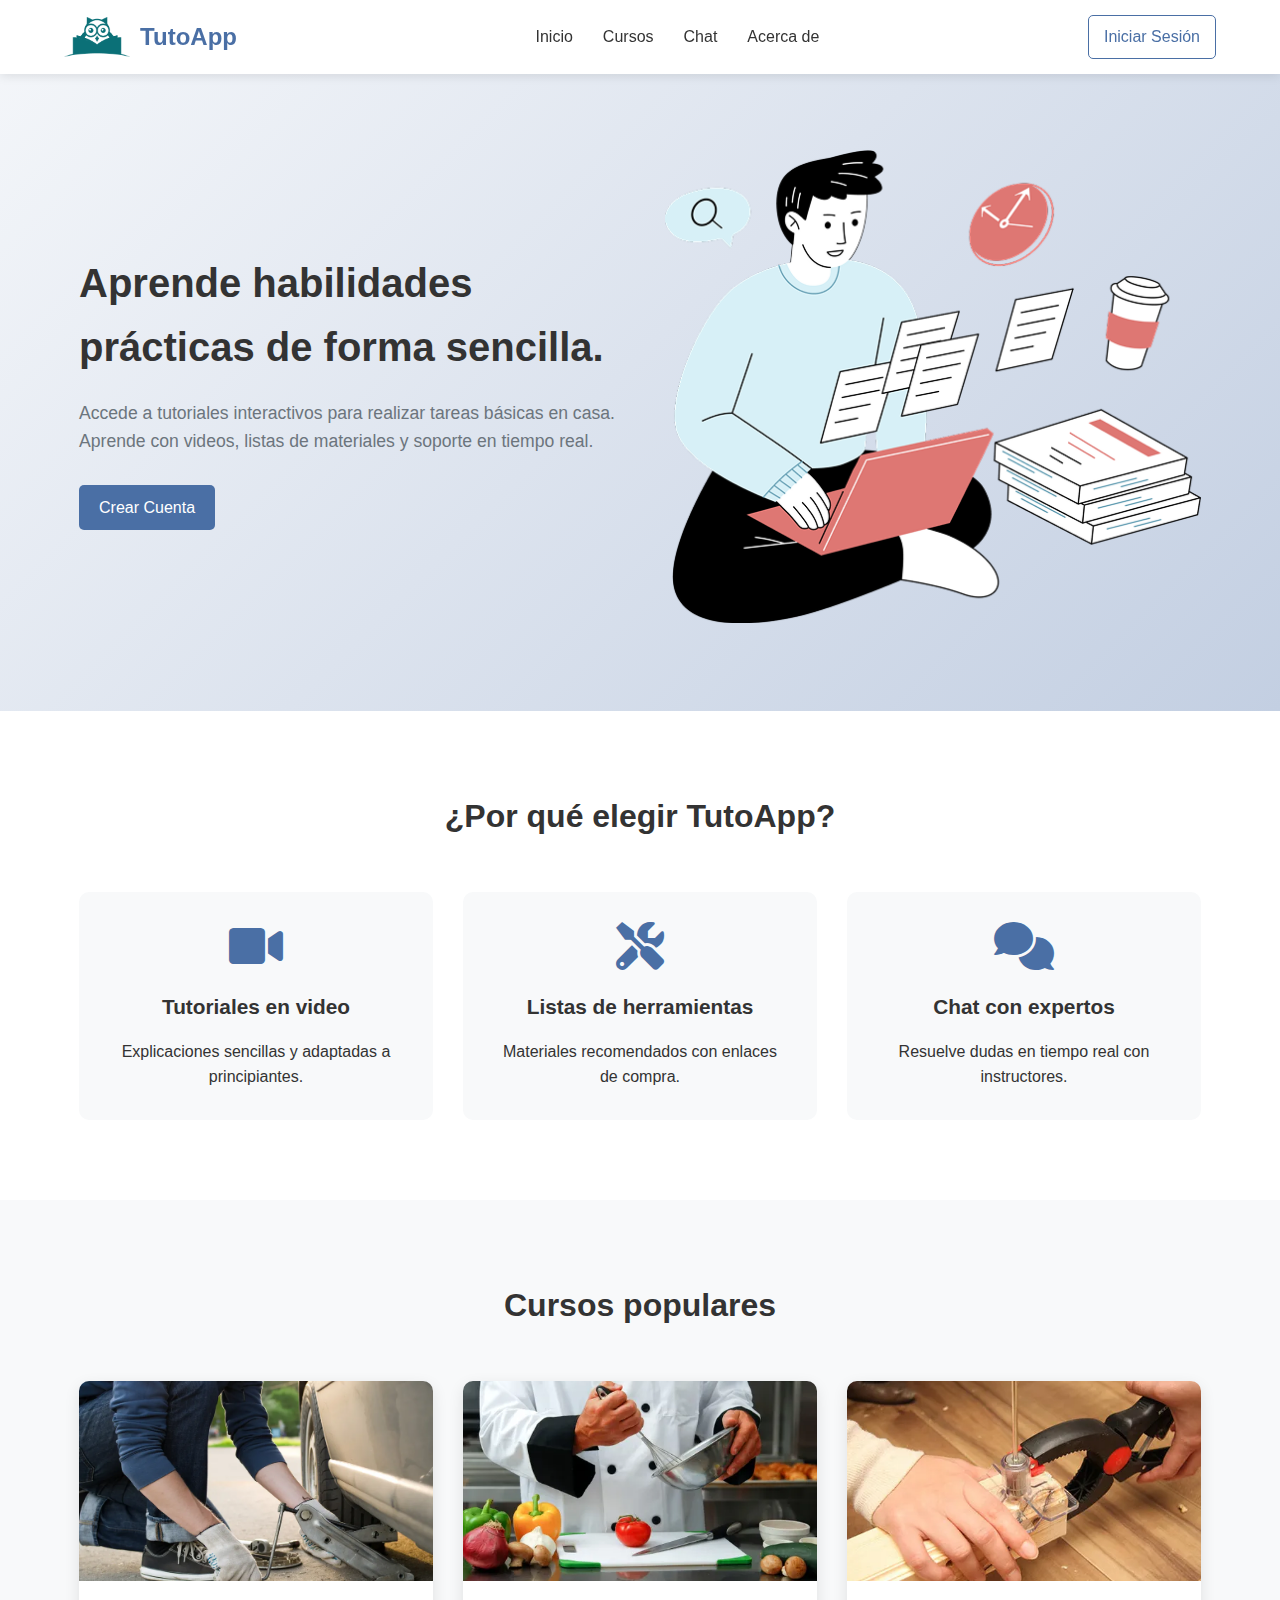
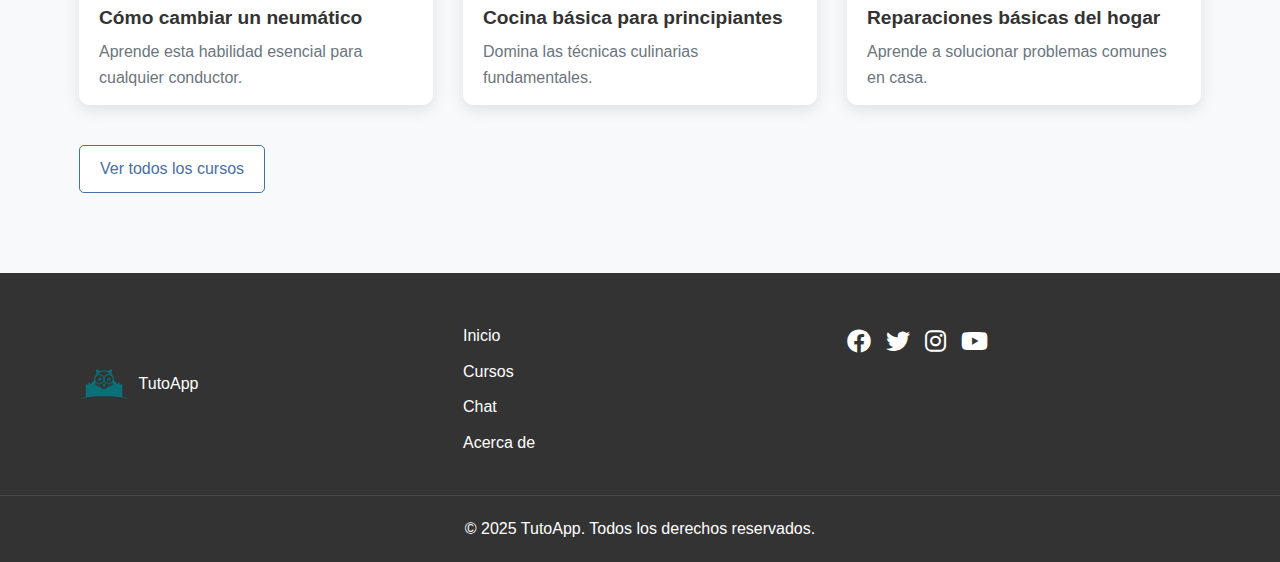
<file: index.html>
<!DOCTYPE html>
<html lang="es">
<head>
    <meta charset="UTF-8">
    <meta name="viewport" content="width=device-width, initial-scale=1.0">
    <title>TutoApp - Aprende habilidades prácticas</title>
    <link rel="stylesheet" href="css/styles.css">
    <link rel="stylesheet" href="https://cdnjs.cloudflare.com/ajax/libs/font-awesome/6.0.0-beta3/css/all.min.css">
</head>
<body>
    <header>
        <div class="container">
            <a href="index.html" class="logo">
                <img src="img/logo.png" alt="TutoApp Logo">
                <span>TutoApp</span>
            </a>
            <nav>
                <ul>
                    <li><a href="index.html">Inicio</a></li>
                    <li><a href="cursos.html">Cursos</a></li>
                    <li><a href="chat.html">Chat</a></li>
                    <li><a href="acerca.html">Acerca de</a></li>
                </ul>
            </nav>
            <a href="#" class="btn login-btn">Iniciar Sesión</a>
        </div>
    </header>

    <section class="hero">
        <div class="container">
            <div class="hero-content">
                <h1>Aprende habilidades prácticas de forma sencilla.</h1>
                <p>Accede a tutoriales interactivos para realizar tareas básicas en casa. Aprende con videos, listas de materiales y soporte en tiempo real.</p>
                <a href="#" class="btn primary-btn">Crear Cuenta</a>
            </div>
            <div class="hero-image">
                <img src="img/hero.jpg" alt="Persona aprendiendo habilidades prácticas">
            </div>
        </div>
    </section>

    <section class="features">
        <div class="container">
            <h2>¿Por qué elegir TutoApp?</h2>
            <div class="features-grid">
                <div class="feature-card">
                    <i class="fas fa-video"></i>
                    <h3>Tutoriales en video</h3>
                    <p>Explicaciones sencillas y adaptadas a principiantes.</p>
                </div>
                <div class="feature-card">
                    <i class="fas fa-tools"></i>
                    <h3>Listas de herramientas</h3>
                    <p>Materiales recomendados con enlaces de compra.</p>
                </div>
                <div class="feature-card">
                    <i class="fas fa-comments"></i>
                    <h3>Chat con expertos</h3>
                    <p>Resuelve dudas en tiempo real con instructores.</p>
                </div>
            </div>
        </div>
    </section>

    <section class="popular-courses">
        <div class="container">
            <h2>Cursos populares</h2>
            <div class="courses-grid">
                <a href="curso.html" class="course-card">
                    <img src="img/neumatico.jpg" alt="Cómo cambiar un neumático">
                    <h3>Cómo cambiar un neumático</h3>
                    <p>Aprende esta habilidad esencial para cualquier conductor.</p>
                </a>
                <a href="#" class="course-card">
                    <img src="img/cocina.jpg" alt="Cocina básica para principiantes">
                    <h3>Cocina básica para principiantes</h3>
                    <p>Domina las técnicas culinarias fundamentales.</p>
                </a>
                <a href="#" class="course-card">
                    <img src="img/bricolaje.jpg" alt="Reparaciones básicas del hogar">
                    <h3>Reparaciones básicas del hogar</h3>
                    <p>Aprende a solucionar problemas comunes en casa.</p>
                </a>
            </div>
            <a href="cursos.html" class="btn secondary-btn">Ver todos los cursos</a>
        </div>
    </section>

    <footer>
        <div class="container">
            <div class="footer-logo">
                <img src="img/logo.png" alt="TutoApp Logo">
                <span>TutoApp</span>
            </div>
            <div class="footer-links">
                <ul>
                    <li><a href="index.html">Inicio</a></li>
                    <li><a href="cursos.html">Cursos</a></li>
                    <li><a href="chat.html">Chat</a></li>
                    <li><a href="acerca.html">Acerca de</a></li>
                </ul>
            </div>
            <div class="footer-social">
                <a href="#"><i class="fab fa-facebook"></i></a>
                <a href="#"><i class="fab fa-twitter"></i></a>
                <a href="#"><i class="fab fa-instagram"></i></a>
                <a href="#"><i class="fab fa-youtube"></i></a>
            </div>
        </div>
        <div class="copyright">
            <p>&copy; 2025 TutoApp. Todos los derechos reservados.</p>
        </div>
    </footer>

    <script src="js/main.js"></script>
</body>
</html>
</file>
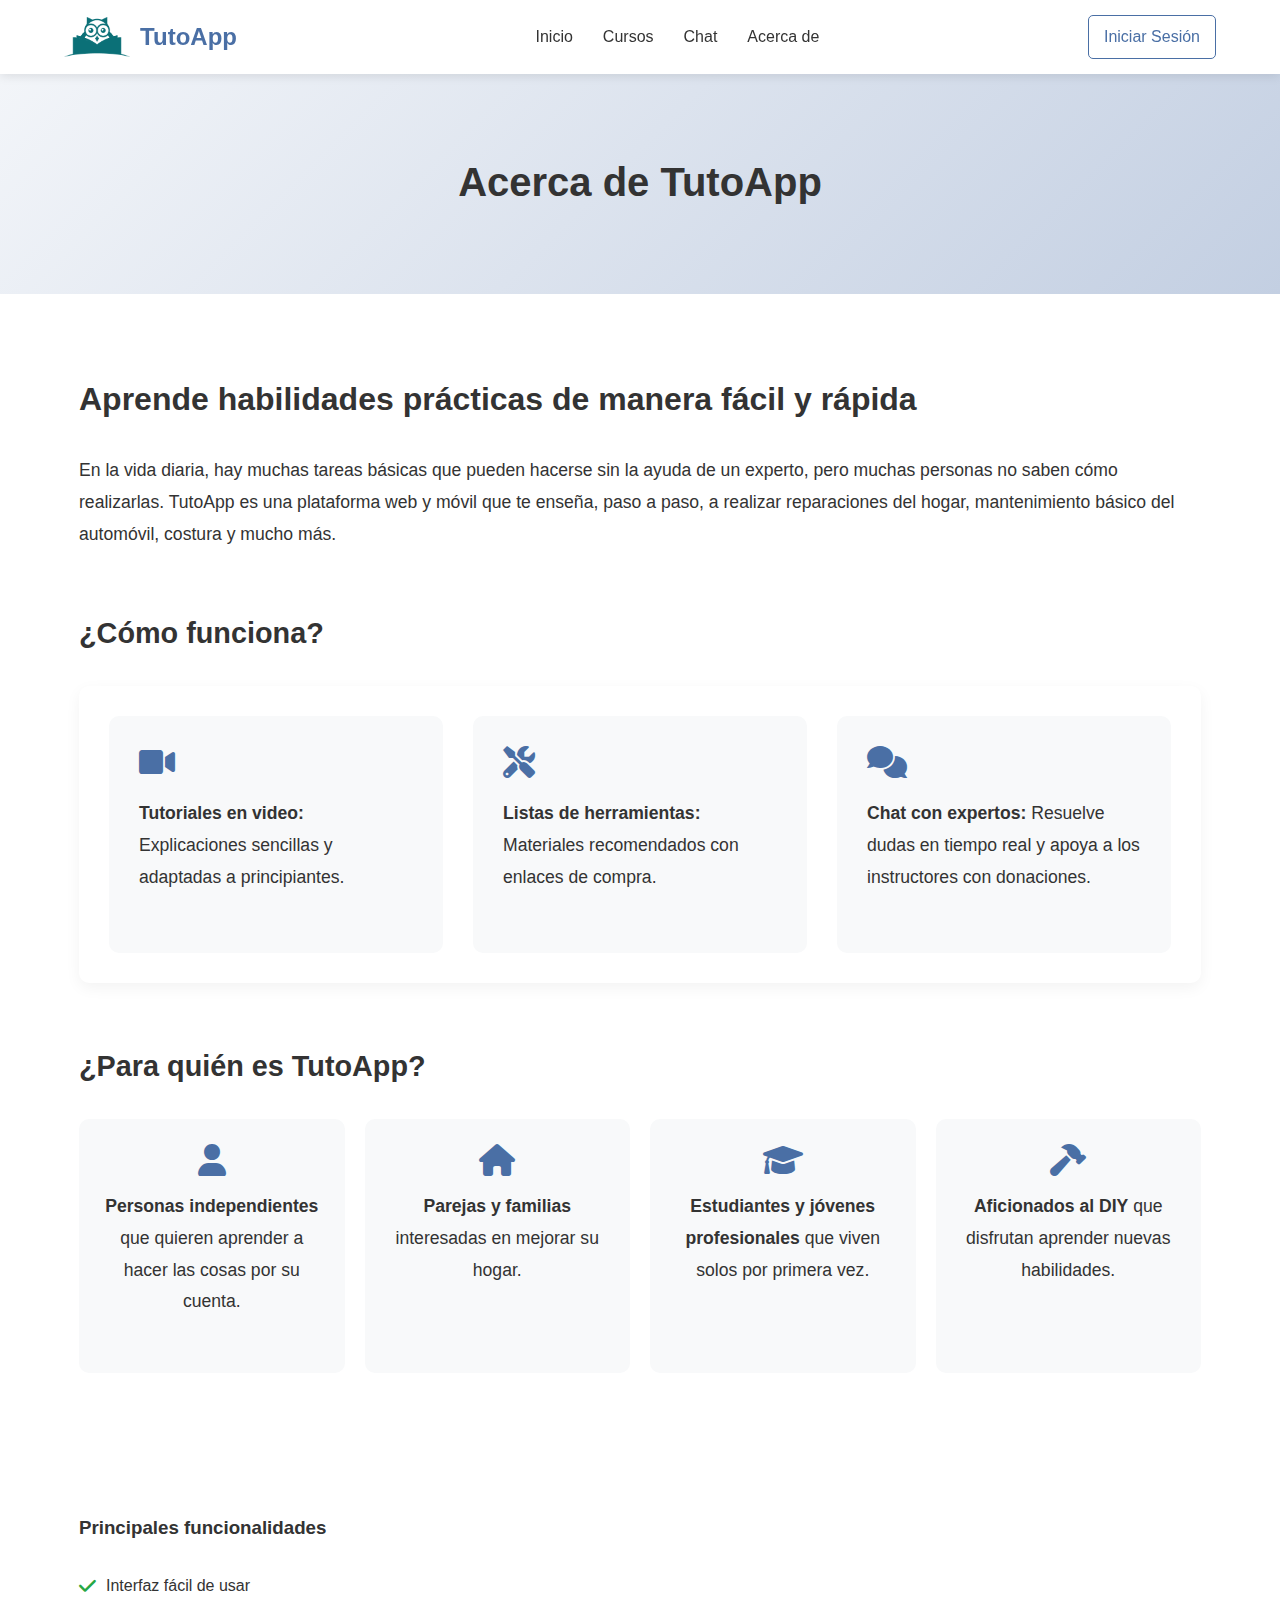
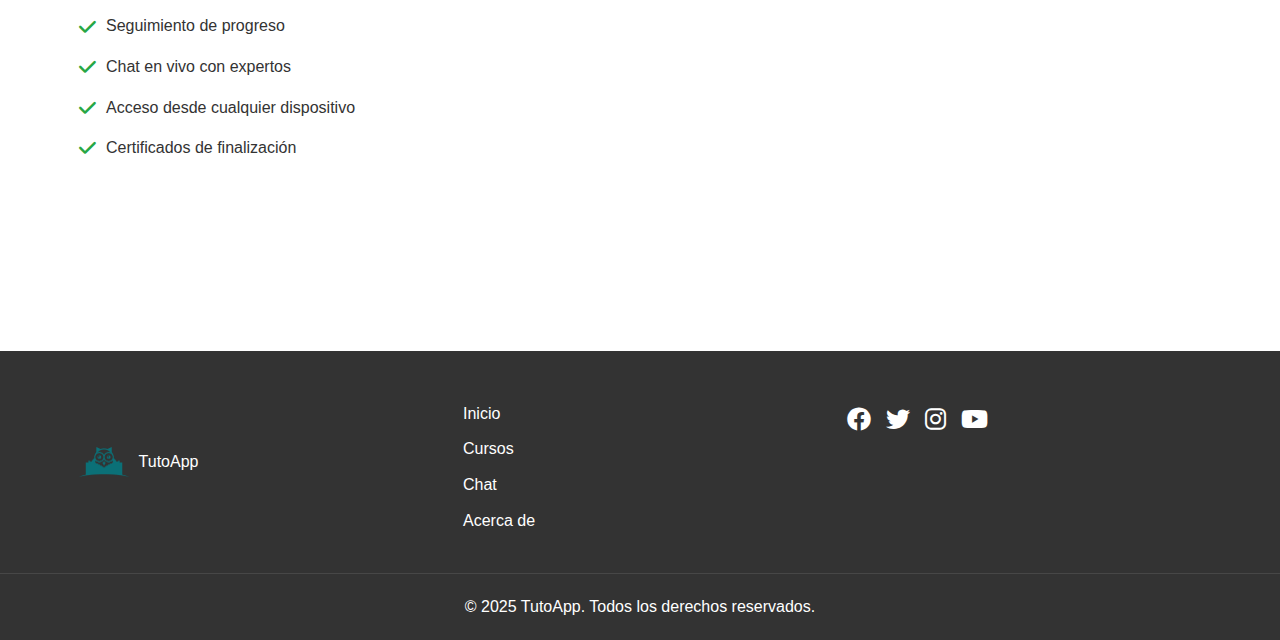
<file: acerca.html>
<!DOCTYPE html>
<html lang="es">
<head>
    <meta charset="UTF-8">
    <meta name="viewport" content="width=device-width, initial-scale=1.0">
    <title>Acerca de TutoApp</title>
    <link rel="stylesheet" href="css/styles.css">
    <link rel="stylesheet" href="https://cdnjs.cloudflare.com/ajax/libs/font-awesome/6.0.0-beta3/css/all.min.css">
</head>
<body>
    <header>
        <div class="container">
            <a href="index.html" class="logo">
                <img src="img/logo.png" alt="TutoApp Logo">
                <span>TutoApp</span>
            </a>
            <nav>
                <ul>
                    <li><a href="index.html">Inicio</a></li>
                    <li><a href="cursos.html">Cursos</a></li>
                    <li><a href="chat.html">Chat</a></li>
                    <li><a href="acerca.html">Acerca de</a></li>
                </ul>
            </nav>
            <a href="#" class="btn login-btn">Iniciar Sesión</a>
        </div>
    </header>

    <section class="about-hero">
        <div class="container">
            <h1>Acerca de TutoApp</h1>
        </div>
    </section>

    <section class="about-content">
        <div class="container">
            <h2>Aprende habilidades prácticas de manera fácil y rápida</h2>
            <p>En la vida diaria, hay muchas tareas básicas que pueden hacerse sin la ayuda de un experto, pero muchas personas no saben cómo realizarlas. TutoApp es una plataforma web y móvil que te enseña, paso a paso, a realizar reparaciones del hogar, mantenimiento básico del automóvil, costura y mucho más.</p>
            
            <div class="how-it-works">
                <h3>¿Cómo funciona?</h3>
                <div class="steps">
                    <div class="step">
                        <i class="fas fa-video"></i>
                        <p><strong>Tutoriales en video:</strong> Explicaciones sencillas y adaptadas a principiantes.</p>
                    </div>
                    <div class="step">
                        <i class="fas fa-tools"></i>
                        <p><strong>Listas de herramientas:</strong> Materiales recomendados con enlaces de compra.</p>
                    </div>
                    <div class="step">
                        <i class="fas fa-comments"></i>
                        <p><strong>Chat con expertos:</strong> Resuelve dudas en tiempo real y apoya a los instructores con donaciones.</p>
                    </div>
                </div>
            </div>
            
            <div class="target-audience">
                <h3>¿Para quién es TutoApp?</h3>
                <div class="audience-grid">
                    <div class="audience-card">
                        <i class="fas fa-user"></i>
                        <p><strong>Personas independientes</strong> que quieren aprender a hacer las cosas por su cuenta.</p>
                    </div>
                    <div class="audience-card">
                        <i class="fas fa-home"></i>
                        <p><strong>Parejas y familias</strong> interesadas en mejorar su hogar.</p>
                    </div>
                    <div class="audience-card">
                        <i class="fas fa-graduation-cap"></i>
                        <p><strong>Estudiantes y jóvenes profesionales</strong> que viven solos por primera vez.</p>
                    </div>
                    <div class="audience-card">
                        <i class="fas fa-hammer"></i>
                        <p><strong>Aficionados al DIY</strong> que disfrutan aprender nuevas habilidades.</p>
                    </div>
                </div>
            </div>
            
            <div class="features">
                <h3>Principales funcionalidades</h3>
                <ul>
                    <li><i class="fas fa-check"></i> Interfaz fácil de usar</li>
                    <li><i class="fas fa-check"></i> Seguimiento de progreso</li>
                    <li><i class="fas fa-check"></i> Chat en vivo con expertos</li>
                    <li><i class="fas fa-check"></i> Acceso desde cualquier dispositivo</li>
                    <li><i class="fas fa-check"></i> Certificados de finalización</li>
                </ul>
            </div>
        </div>
    </section>

    <footer>
        <div class="container">
            <div class="footer-logo">
                <img src="img/logo.png" alt="TutoApp Logo">
                <span>TutoApp</span>
            </div>
            <div class="footer-links">
                <ul>
                    <li><a href="index.html">Inicio</a></li>
                    <li><a href="cursos.html">Cursos</a></li>
                    <li><a href="chat.html">Chat</a></li>
                    <li><a href="acerca.html">Acerca de</a></li>
                </ul>
            </div>
            <div class="footer-social">
                <a href="#"><i class="fab fa-facebook"></i></a>
                <a href="#"><i class="fab fa-twitter"></i></a>
                <a href="#"><i class="fab fa-instagram"></i></a>
                <a href="#"><i class="fab fa-youtube"></i></a>
            </div>
        </div>
        <div class="copyright">
            <p>&copy; 2025 TutoApp. Todos los derechos reservados.</p>
        </div>
    </footer>

    <script src="js/main.js"></script>
</body>
</html>
</file>
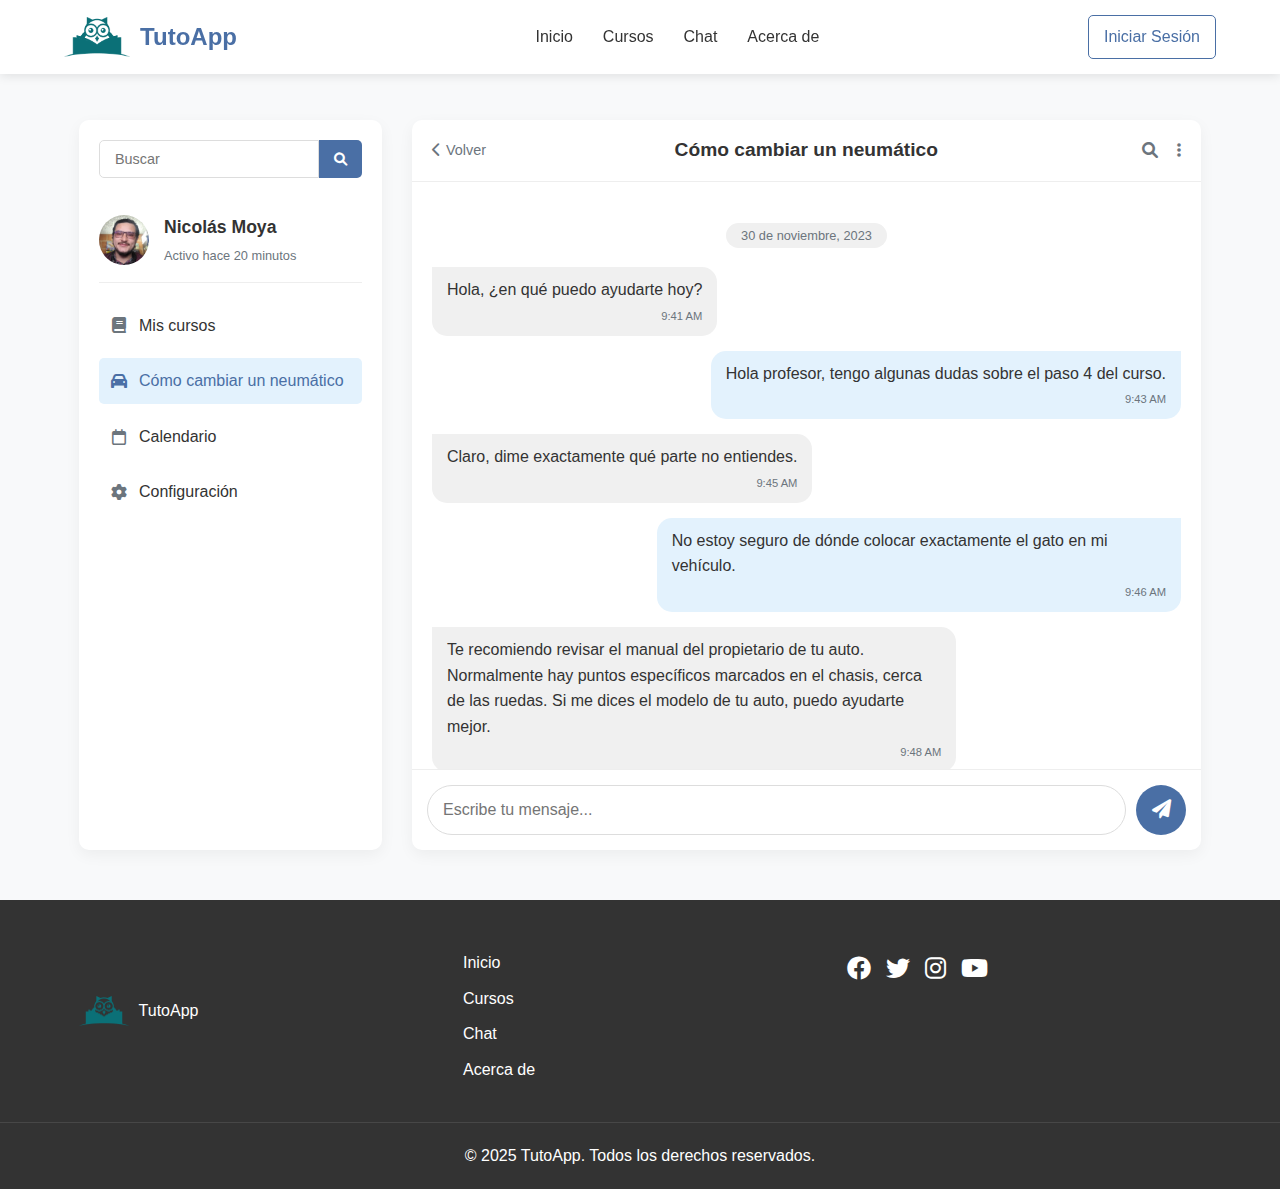
<file: chat.html>
<!DOCTYPE html>
<html lang="es">
<head>
    <meta charset="UTF-8">
    <meta name="viewport" content="width=device-width, initial-scale=1.0">
    <title>Chat - TutoApp</title>
    <link rel="stylesheet" href="css/styles.css">
    <link rel="stylesheet" href="https://cdnjs.cloudflare.com/ajax/libs/font-awesome/6.0.0-beta3/css/all.min.css">
</head>
<body>
    <header>
        <div class="container">
            <a href="index.html" class="logo">
                <img src="img/logo.png" alt="TutoApp Logo">
                <span>TutoApp</span>
            </a>
            <nav>
                <ul>
                    <li><a href="index.html">Inicio</a></li>
                    <li><a href="cursos.html">Cursos</a></li>
                    <li><a href="chat.html">Chat</a></li>
                    <li><a href="acerca.html">Acerca de</a></li>
                </ul>
            </nav>
            <a href="#" class="btn login-btn">Iniciar Sesión</a>
        </div>
    </header>

    <section class="chat-container">
        <div class="container">
            <div class="chat-sidebar">
                <div class="search-chat">
                    <input type="text" placeholder="Buscar">
                    <button><i class="fas fa-search"></i></button>
                </div>
                
                <div class="user-profile">
                    <img src="img/profesor.jpg" alt="Nicolás Moya">
                    <div class="user-info">
                        <h3>Nicolás Moya</h3>
                        <p>Activo hace 20 minutos</p>
                    </div>
                </div>
                
                <div class="chat-menu">
                    <ul>
                        <li><a href="#"><i class="fas fa-book"></i> Mis cursos</a></li>
                        <li class="active"><a href="#"><i class="fas fa-car"></i> Cómo cambiar un neumático</a></li>
                        <li><a href="#"><i class="far fa-calendar"></i> Calendario</a></li>
                        <li><a href="#"><i class="fas fa-cog"></i> Configuración</a></li>
                    </ul>
                </div>
            </div>
            
            <div class="chat-main">
                <div class="chat-header">
                    <div class="back-button">
                        <a href="#"><i class="fas fa-chevron-left"></i> Volver</a>
                    </div>
                    <h2>Cómo cambiar un neumático</h2>
                    <div class="chat-options">
                        <button><i class="fas fa-search"></i></button>
                        <button><i class="fas fa-ellipsis-v"></i></button>
                    </div>
                </div>
                
                <div class="chat-messages" id="chat-messages">
                    <div class="message-date">
                        <span>30 de noviembre, 2023</span>
                    </div>
                    
                    <div class="message received">
                        <div class="message-content">
                            <p>Hola, ¿en qué puedo ayudarte hoy?</p>
                            <span class="message-time">9:41 AM</span>
                        </div>
                    </div>
                    
                    <div class="message sent">
                        <div class="message-content">
                            <p>Hola profesor, tengo algunas dudas sobre el paso 4 del curso.</p>
                            <span class="message-time">9:43 AM</span>
                        </div>
                    </div>
                    
                    <div class="message received">
                        <div class="message-content">
                            <p>Claro, dime exactamente qué parte no entiendes.</p>
                            <span class="message-time">9:45 AM</span>
                        </div>
                    </div>
                    
                    <div class="message sent">
                        <div class="message-content">
                            <p>No estoy seguro de dónde colocar exactamente el gato en mi vehículo.</p>
                            <span class="message-time">9:46 AM</span>
                        </div>
                    </div>
                    
                    <div class="message received">
                        <div class="message-content">
                            <p>Te recomiendo revisar el manual del propietario de tu auto. Normalmente hay puntos específicos marcados en el chasis, cerca de las ruedas. Si me dices el modelo de tu auto, puedo ayudarte mejor.</p>
                            <span class="message-time">9:48 AM</span>
                        </div>
                    </div>
                </div>
                
                <div class="chat-input">
                    <input type="text" placeholder="Escribe tu mensaje..." id="message-input">
                    <button id="send-button"><i class="fas fa-paper-plane"></i></button>
                </div>
            </div>
        </div>
    </section>

    <footer>
        <div class="container">
            <div class="footer-logo">
                <img src="img/logo.png" alt="TutoApp Logo">
                <span>TutoApp</span>
            </div>
            <div class="footer-links">
                <ul>
                    <li><a href="index.html">Inicio</a></li>
                    <li><a href="cursos.html">Cursos</a></li>
                    <li><a href="chat.html">Chat</a></li>
                    <li><a href="acerca.html">Acerca de</a></li>
                </ul>
            </div>
            <div class="footer-social">
                <a href="#"><i class="fab fa-facebook"></i></a>
                <a href="#"><i class="fab fa-twitter"></i></a>
                <a href="#"><i class="fab fa-instagram"></i></a>
                <a href="#"><i class="fab fa-youtube"></i></a>
            </div>
        </div>
        <div class="copyright">
            <p>&copy; 2025 TutoApp. Todos los derechos reservados.</p>
        </div>
    </footer>

    <script src="js/chat.js"></script>
    <script src="js/main.js"></script>
</body>
</html>
</file>
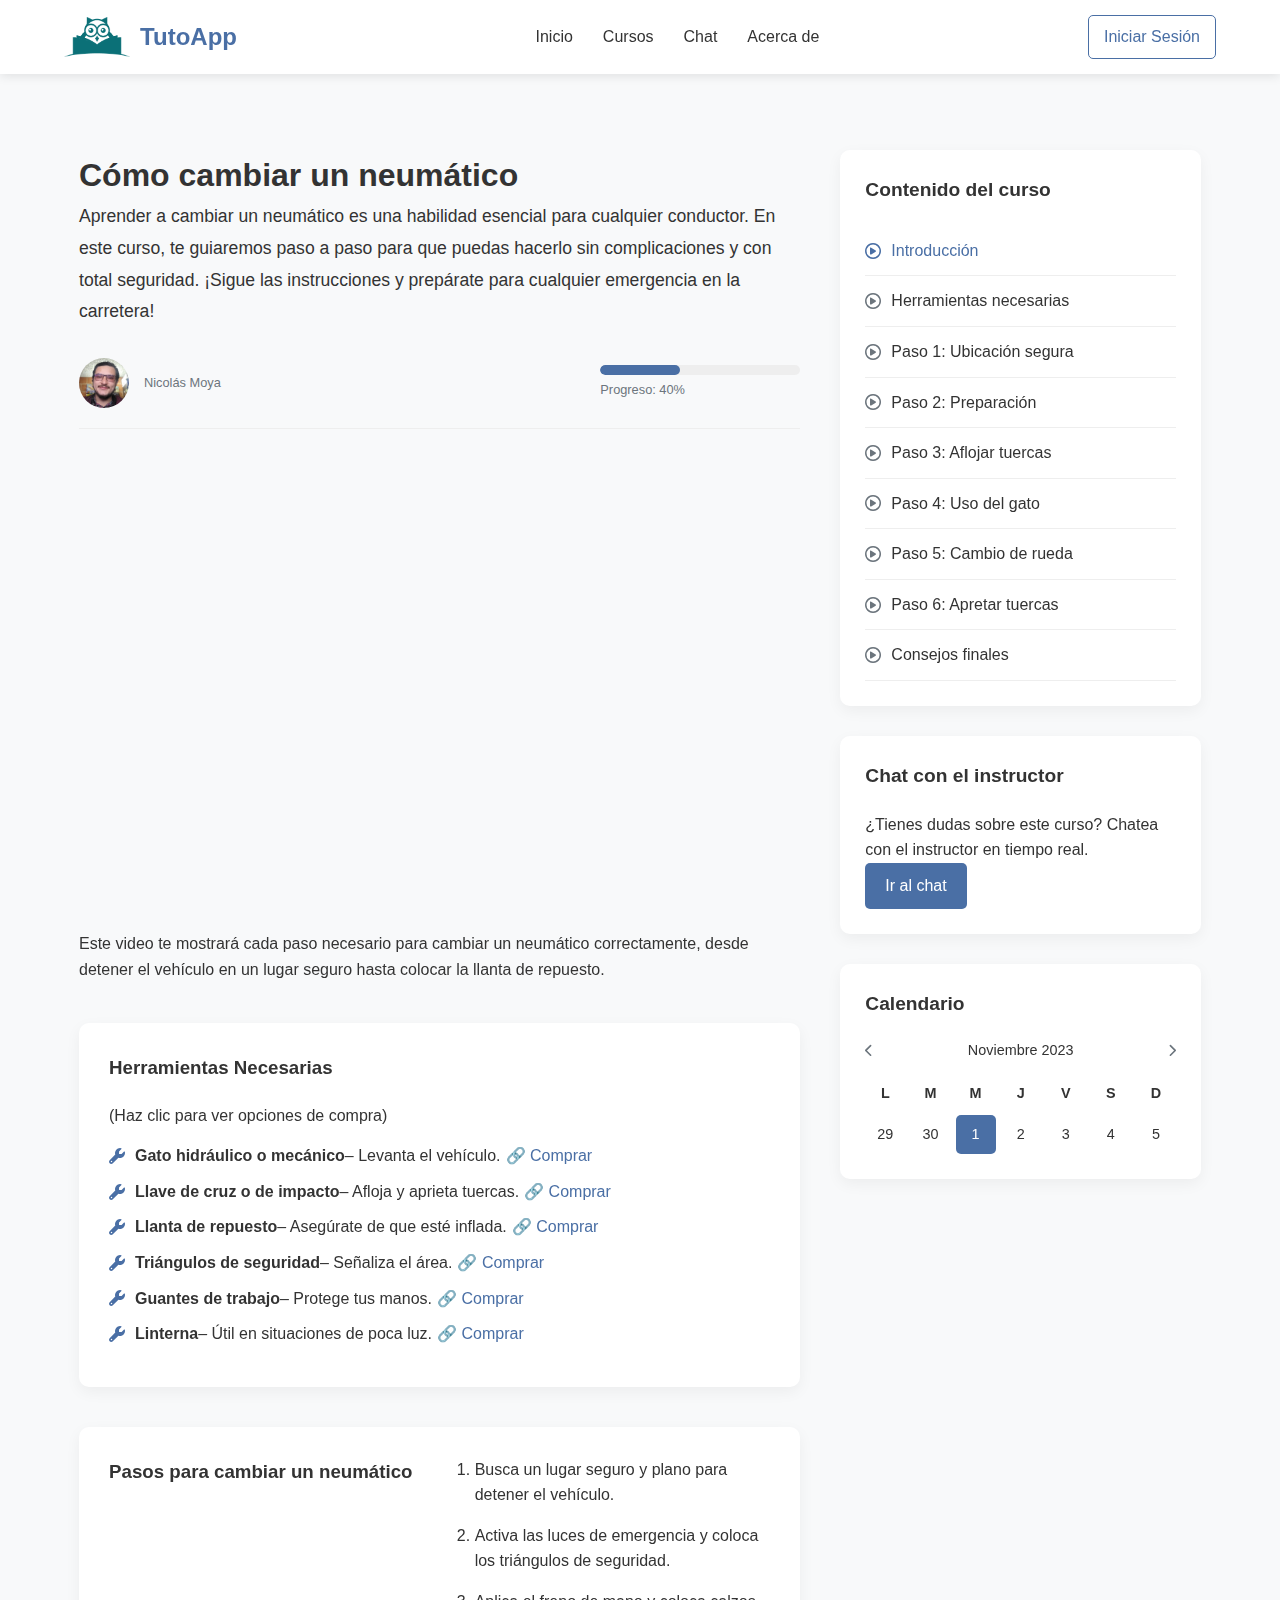
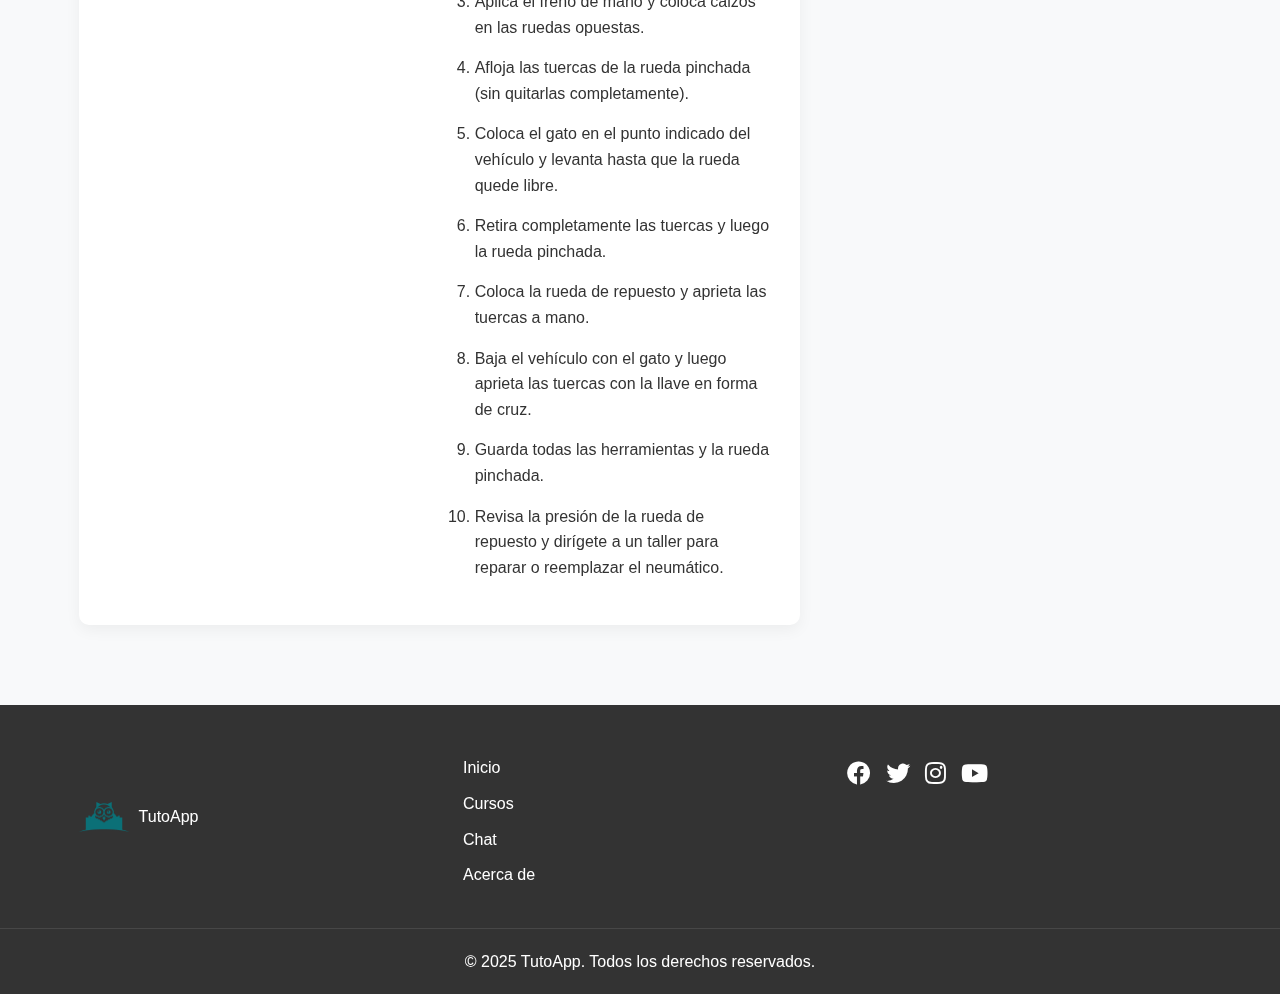
<file: curso.html>
<!DOCTYPE html>
<html lang="es">
<head>
    <meta charset="UTF-8">
    <meta name="viewport" content="width=device-width, initial-scale=1.0">
    <title>Cómo cambiar un neumático - TutoApp</title>
    <link rel="stylesheet" href="css/styles.css">
    <link rel="stylesheet" href="https://cdnjs.cloudflare.com/ajax/libs/font-awesome/6.0.0-beta3/css/all.min.css">
</head>
<body>
    <header>
        <div class="container">
            <a href="index.html" class="logo">
                <img src="img/logo.png" alt="TutoApp Logo">
                <span>TutoApp</span>
            </a>
            <nav>
                <ul>
                    <li><a href="index.html">Inicio</a></li>
                    <li><a href="cursos.html">Cursos</a></li>
                    <li><a href="chat.html">Chat</a></li>
                    <li><a href="acerca.html">Acerca de</a></li>
                </ul>
            </nav>
            <a href="#" class="btn login-btn">Iniciar Sesión</a>
        </div>
    </header>

    <section class="course-detail">
        <div class="container">
            <div class="course-main">
                <h1>Cómo cambiar un neumático</h1>
                <p class="course-description">Aprender a cambiar un neumático es una habilidad esencial para cualquier conductor. En este curso, te guiaremos paso a paso para que puedas hacerlo sin complicaciones y con total seguridad. ¡Sigue las instrucciones y prepárate para cualquier emergencia en la carretera!</p>
                
                <div class="course-meta">
                    <div class="instructor">
                        <img src="img/profesor.jpg" alt="Nicolás Moya">
                        <span>Nicolás Moya</span>
                    </div>
                    <div class="progress">
                        <div class="progress-bar">
                            <div class="progress-fill" style="width: 40%;"></div>
                        </div>
                        <span>Progreso: 40%</span>
                    </div>
                </div>
                
                <div class="course-content">
                    <div class="video-container">
                        <iframe src="https://www.youtube.com/embed/example" frameborder="0" allowfullscreen></iframe>
                        <p>Este video te mostrará cada paso necesario para cambiar un neumático correctamente, desde detener el vehículo en un lugar seguro hasta colocar la llanta de repuesto.</p>
                    </div>
                    
                    <div class="materials">
                        <h3>Herramientas Necesarias</h3>
                        <p>(Haz clic para ver opciones de compra)</p>
                        <ul>
                            <li><i class="fas fa-wrench"></i> <strong>Gato hidráulico o mecánico</strong> – Levanta el vehículo. <a href="#" class="buy-link">🔗 Comprar</a></li>
                            <li><i class="fas fa-wrench"></i> <strong>Llave de cruz o de impacto</strong> – Afloja y aprieta tuercas. <a href="#" class="buy-link">🔗 Comprar</a></li>
                            <li><i class="fas fa-wrench"></i> <strong>Llanta de repuesto</strong> – Asegúrate de que esté inflada. <a href="#" class="buy-link">🔗 Comprar</a></li>
                            <li><i class="fas fa-wrench"></i> <strong>Triángulos de seguridad</strong> – Señaliza el área. <a href="#" class="buy-link">🔗 Comprar</a></li>
                            <li><i class="fas fa-wrench"></i> <strong>Guantes de trabajo</strong> – Protege tus manos. <a href="#" class="buy-link">🔗 Comprar</a></li>
                            <li><i class="fas fa-wrench"></i> <strong>Linterna</strong> – Útil en situaciones de poca luz. <a href="#" class="buy-link">🔗 Comprar</a></li>
                        </ul>
                    </div>
                    
                    <div class="steps">
                        <h3>Pasos para cambiar un neumático</h3>
                        <ol>
                            <li>Busca un lugar seguro y plano para detener el vehículo.</li>
                            <li>Activa las luces de emergencia y coloca los triángulos de seguridad.</li>
                            <li>Aplica el freno de mano y coloca calzos en las ruedas opuestas.</li>
                            <li>Afloja las tuercas de la rueda pinchada (sin quitarlas completamente).</li>
                            <li>Coloca el gato en el punto indicado del vehículo y levanta hasta que la rueda quede libre.</li>
                            <li>Retira completamente las tuercas y luego la rueda pinchada.</li>
                            <li>Coloca la rueda de repuesto y aprieta las tuercas a mano.</li>
                            <li>Baja el vehículo con el gato y luego aprieta las tuercas con la llave en forma de cruz.</li>
                            <li>Guarda todas las herramientas y la rueda pinchada.</li>
                            <li>Revisa la presión de la rueda de repuesto y dirígete a un taller para reparar o reemplazar el neumático.</li>
                        </ol>
                    </div>
                </div>
            </div>
            
            <div class="course-sidebar">
                <div class="sidebar-section">
                    <h3>Contenido del curso</h3>
                    <ul class="content-list">
                        <li class="active"><i class="far fa-play-circle"></i> Introducción</li>
                        <li><i class="far fa-play-circle"></i> Herramientas necesarias</li>
                        <li><i class="far fa-play-circle"></i> Paso 1: Ubicación segura</li>
                        <li><i class="far fa-play-circle"></i> Paso 2: Preparación</li>
                        <li><i class="far fa-play-circle"></i> Paso 3: Aflojar tuercas</li>
                        <li><i class="far fa-play-circle"></i> Paso 4: Uso del gato</li>
                        <li><i class="far fa-play-circle"></i> Paso 5: Cambio de rueda</li>
                        <li><i class="far fa-play-circle"></i> Paso 6: Apretar tuercas</li>
                        <li><i class="far fa-play-circle"></i> Consejos finales</li>
                    </ul>
                </div>
                
                <div class="sidebar-section">
                    <h3>Chat con el instructor</h3>
                    <p>¿Tienes dudas sobre este curso? Chatea con el instructor en tiempo real.</p>
                    <a href="chat.html" class="btn primary-btn">Ir al chat</a>
                </div>
                
                <div class="sidebar-section">
                    <h3>Calendario</h3>
                    <div class="mini-calendar">
                        <div class="calendar-header">
                            <button><i class="fas fa-chevron-left"></i></button>
                            <span>Noviembre 2023</span>
                            <button><i class="fas fa-chevron-right"></i></button>
                        </div>
                        <div class="calendar-days">
                            <div class="day-name">L</div>
                            <div class="day-name">M</div>
                            <div class="day-name">M</div>
                            <div class="day-name">J</div>
                            <div class="day-name">V</div>
                            <div class="day-name">S</div>
                            <div class="day-name">D</div>
                            
                            <!-- Los días se completarán aquí -->
                            <div class="day">29</div>
                            <div class="day">30</div>
                            <div class="day active">1</div>
                            <div class="day">2</div>
                            <div class="day">3</div>
                            <div class="day">4</div>
                            <div class="day">5</div>
                            <!-- Más días... -->
                        </div>
                    </div>
                </div>
            </div>
        </div>
    </section>

    <footer>
        <div class="container">
            <div class="footer-logo">
                <img src="img/logo.png" alt="TutoApp Logo">
                <span>TutoApp</span>
            </div>
            <div class="footer-links">
                <ul>
                    <li><a href="index.html">Inicio</a></li>
                    <li><a href="cursos.html">Cursos</a></li>
                    <li><a href="chat.html">Chat</a></li>
                    <li><a href="acerca.html">Acerca de</a></li>
                </ul>
            </div>
            <div class="footer-social">
                <a href="#"><i class="fab fa-facebook"></i></a>
                <a href="#"><i class="fab fa-twitter"></i></a>
                <a href="#"><i class="fab fa-instagram"></i></a>
                <a href="#"><i class="fab fa-youtube"></i></a>
            </div>
        </div>
        <div class="copyright">
            <p>&copy; 2025 TutoApp. Todos los derechos reservados.</p>
        </div>
    </footer>

    <script src="js/main.js"></script>
</body>
</html>
</file>
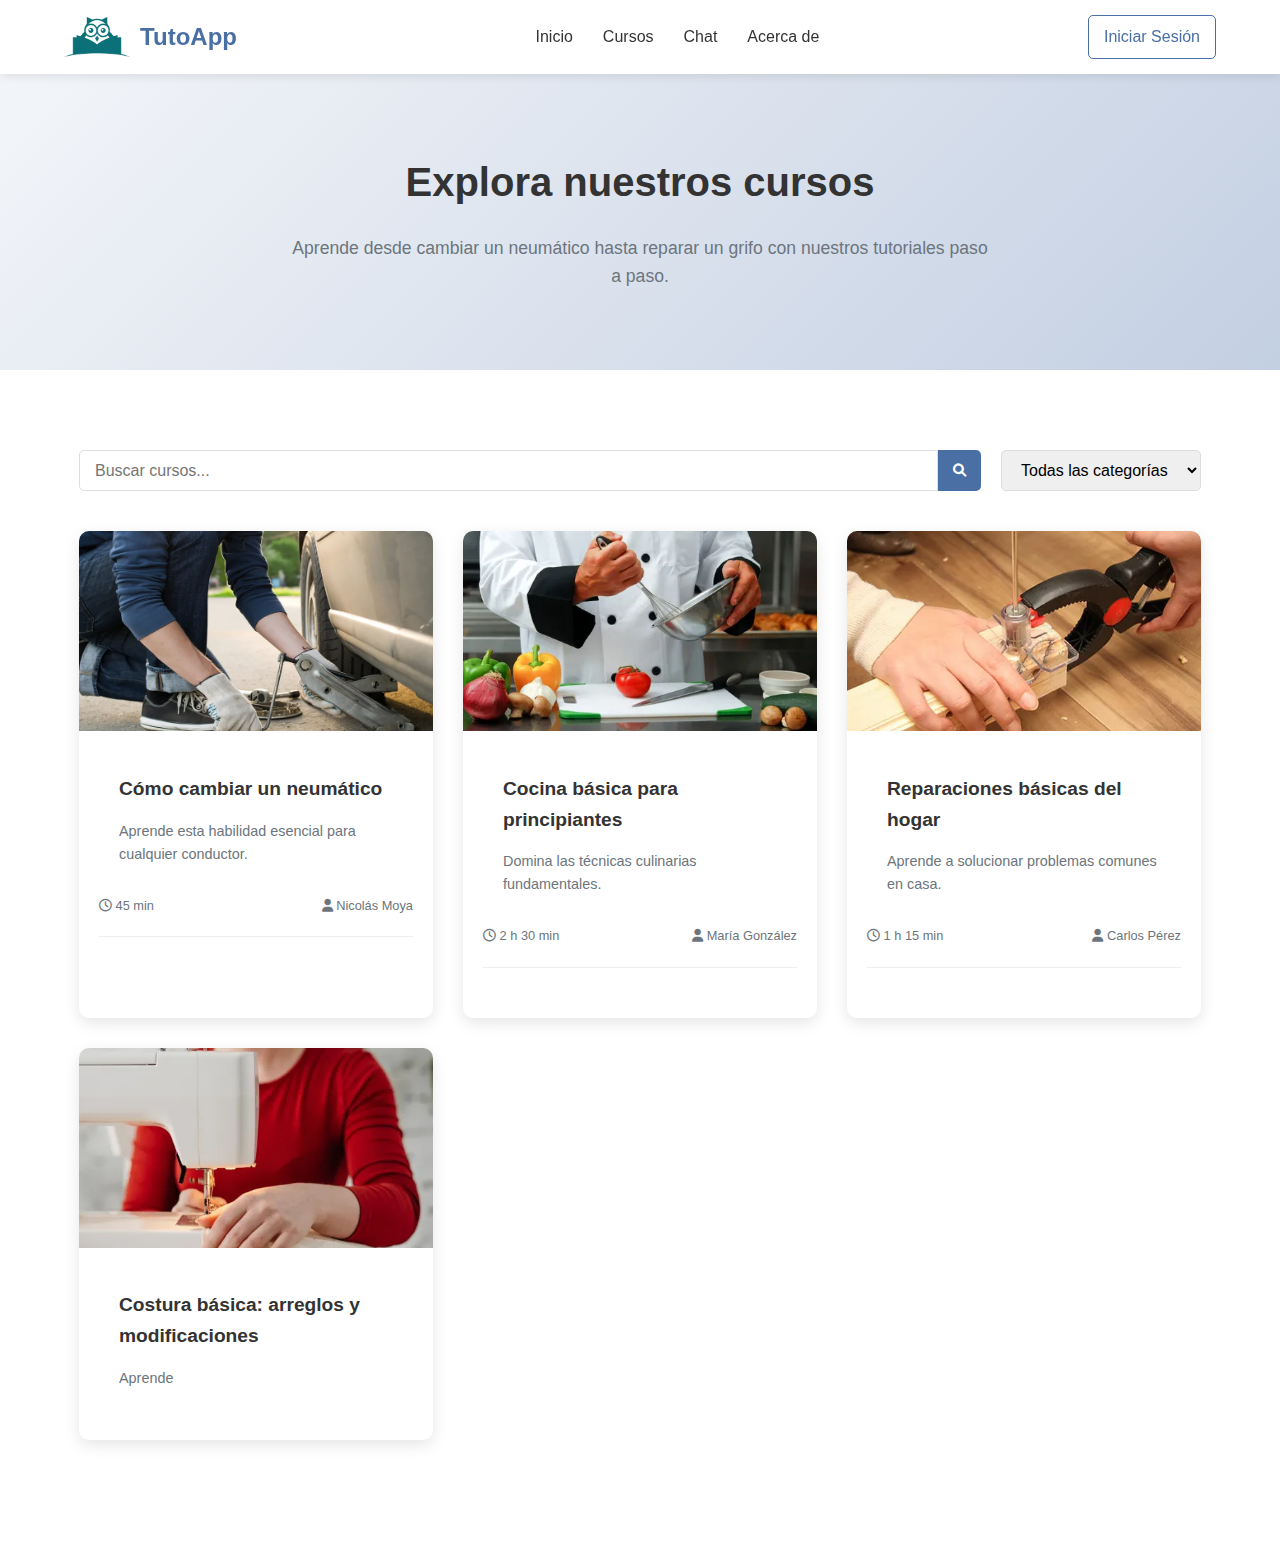
<file: cursos.html>
<!DOCTYPE html>
<html lang="es">
<head>
    <meta charset="UTF-8">
    <meta name="viewport" content="width=device-width, initial-scale=1.0">
    <title>Cursos - TutoApp</title>
    <link rel="stylesheet" href="css/styles.css">
    <link rel="stylesheet" href="https://cdnjs.cloudflare.com/ajax/libs/font-awesome/6.0.0-beta3/css/all.min.css">
</head>
<body>
    <header>
        <div class="container">
            <a href="index.html" class="logo">
                <img src="img/logo.png" alt="TutoApp Logo">
                <span>TutoApp</span>
            </a>
            <nav>
                <ul>
                    <li><a href="index.html">Inicio</a></li>
                    <li><a href="cursos.html">Cursos</a></li>
                    <li><a href="chat.html">Chat</a></li>
                    <li><a href="acerca.html">Acerca de</a></li>
                </ul>
            </nav>
            <a href="#" class="btn login-btn">Iniciar Sesión</a>
        </div>
    </header>

    <section class="courses-hero">
        <div class="container">
            <h1>Explora nuestros cursos</h1>
            <p>Aprende desde cambiar un neumático hasta reparar un grifo con nuestros tutoriales paso a paso.</p>
        </div>
    </section>

    <section class="all-courses">
        <div class="container">
            <div class="filter-options">
                <div class="search-box">
                    <input type="text" placeholder="Buscar cursos...">
                    <button><i class="fas fa-search"></i></button>
                </div>
                <div class="category-filter">
                    <select>
                        <option value="all">Todas las categorías</option>
                        <option value="automotriz">Automotriz</option>
                        <option value="hogar">Hogar</option>
                        <option value="cocina">Cocina</option>
                        <option value="costura">Costura</option>
                    </select>
                </div>
            </div>
            
            <div class="courses-grid">
                <a href="curso.html" class="course-card">
                    <img src="img/neumatico.jpg" alt="Cómo cambiar un neumático">
                    <div class="course-info">
                        <h3>Cómo cambiar un neumático</h3>
                        <p>Aprende esta habilidad esencial para cualquier conductor.</p>
                        <div class="course-meta">
                            <span><i class="far fa-clock"></i> 45 min</span>
                            <span><i class="fas fa-user"></i> Nicolás Moya</span>
                        </div>
                    </div>
                </a>
                
                <a href="#" class="course-card">
                    <img src="img/cocina.jpg" alt="Cocina básica para principiantes">
                    <div class="course-info">
                        <h3>Cocina básica para principiantes</h3>
                        <p>Domina las técnicas culinarias fundamentales.</p>
                        <div class="course-meta">
                            <span><i class="far fa-clock"></i> 2 h 30 min</span>
                            <span><i class="fas fa-user"></i> María González</span>
                        </div>
                    </div>
                </a>
                
                <a href="#" class="course-card">
                    <img src="img/bricolaje.jpg" alt="Reparaciones básicas del hogar">
                    <div class="course-info">
                        <h3>Reparaciones básicas del hogar</h3>
                        <p>Aprende a solucionar problemas comunes en casa.</p>
                        <div class="course-meta">
                            <span><i class="far fa-clock"></i> 1 h 15 min</span>
                            <span><i class="fas fa-user"></i> Carlos Pérez</span>
                        </div>
                    </div>
                </a>
                
                <a href="#" class="course-card">
                    <img src="img/costura.jpg" alt="Costura básica: arreglos y modificaciones">
                    <div class="course-info">
                        <h3>Costura básica: arreglos y modificaciones</h3>
                        <p>Aprende
</file>
<file: css/styles.css>
/* Global Styles */
:root {
  --primary-color: #4a6fa5;
  --secondary-color: #166088;
  --accent-color: #4fc3f7;
  --dark-color: #333;
  --light-color: #f8f9fa;
  --gray-color: #6c757d;
  --success-color: #28a745;
  --danger-color: #dc3545;
  --warning-color: #ffc107;
  --info-color: #17a2b8;
}

* {
  margin: 0;
  padding: 0;
  box-sizing: border-box;
}

body {
  font-family: 'Segoe UI', Tahoma, Geneva, Verdana, sans-serif;
  line-height: 1.6;
  color: var(--dark-color);
  background-color: #f5f5f5;
}

.container {
  width: 90%;
  max-width: 1200px;
  margin: 0 auto;
  padding: 0 15px;
}

a {
  text-decoration: none;
  color: inherit;
}

ul {
  list-style: none;
}

img {
  max-width: 100%;
  height: auto;
}

.btn {
  display: inline-block;
  padding: 10px 20px;
  border-radius: 5px;
  font-weight: 500;
  text-align: center;
  transition: all 0.3s ease;
  border: none;
  cursor: pointer;
}

.btn.primary-btn {
  background-color: var(--primary-color);
  color: white;
}

.btn.primary-btn:hover {
  background-color: var(--secondary-color);
}

.btn.secondary-btn {
  background-color: white;
  color: var(--primary-color);
  border: 1px solid var(--primary-color);
}

.btn.secondary-btn:hover {
  background-color: var(--primary-color);
  color: white;
}

.btn.login-btn {
  background-color: transparent;
  color: var(--primary-color);
  border: 1px solid var(--primary-color);
  padding: 8px 15px;
}

.btn.login-btn:hover {
  background-color: var(--primary-color);
  color: white;
}

/* Header Styles */
header {
  background-color: white;
  box-shadow: 0 2px 10px rgba(0, 0, 0, 0.1);
  position: fixed;
  width: 100%;
  top: 0;
  z-index: 1000;
}

header .container {
  display: flex;
  justify-content: space-between;
  align-items: center;
  padding: 15px 0;
}

.logo {
  display: flex;
  align-items: center;
  font-size: 1.5rem;
  font-weight: 700;
  color: var(--primary-color);
}

.logo img {
  height: 40px;
  margin-right: 10px;
}

nav ul {
  display: flex;
}

nav ul li {
  margin-left: 30px;
}

nav ul li a {
  font-weight: 500;
  transition: color 0.3s ease;
}

nav ul li a:hover {
  color: var(--primary-color);
}

/* Hero Section */
.hero {
  padding: 150px 0 80px;
  background: linear-gradient(135deg, #f5f7fa 0%, #c3cfe2 100%);
}

.hero .container {
  display: flex;
  align-items: center;
  justify-content: space-between;
}

.hero-content {
  flex: 1;
  padding-right: 50px;
}

.hero-content h1 {
  font-size: 2.5rem;
  margin-bottom: 20px;
  color: var(--dark-color);
}

.hero-content p {
  font-size: 1.1rem;
  margin-bottom: 30px;
  color: var(--gray-color);
}

.hero-image {
  flex: 1;
}

/* Features Section */
.features {
  padding: 80px 0;
  background-color: white;
}

.features h2 {
  text-align: center;
  margin-bottom: 50px;
  font-size: 2rem;
  color: var(--dark-color);
}

.features-grid {
  display: grid;
  grid-template-columns: repeat(auto-fit, minmax(300px, 1fr));
  gap: 30px;
}

.feature-card {
  background-color: var(--light-color);
  padding: 30px;
  border-radius: 10px;
  text-align: center;
  transition: transform 0.3s ease;
}

.feature-card:hover {
  transform: translateY(-10px);
}

.feature-card i {
  font-size: 3rem;
  color: var(--primary-color);
  margin-bottom: 20px;
}

.feature-card h3 {
  margin-bottom: 15px;
  font-size: 1.3rem;
}

/* Popular Courses Section */
.popular-courses {
  padding: 80px 0;
  background-color: #f8f9fa;
}

.popular-courses h2 {
  text-align: center;
  margin-bottom: 50px;
  font-size: 2rem;
}

.courses-grid {
  display: grid;
  grid-template-columns: repeat(auto-fit, minmax(300px, 1fr));
  gap: 30px;
  margin-bottom: 40px;
}

.course-card {
  background-color: white;
  border-radius: 10px;
  overflow: hidden;
  box-shadow: 0 5px 15px rgba(0, 0, 0, 0.1);
  transition: transform 0.3s ease;
}

.course-card:hover {
  transform: translateY(-10px);
}

.course-card img {
  width: 100%;
  height: 200px;
  object-fit: cover;
}

.course-card h3 {
  padding: 15px 20px 5px;
  font-size: 1.2rem;
}

.course-card p {
  padding: 0 20px 15px;
  color: var(--gray-color);
}

/* Footer Styles */
footer {
  background-color: var(--dark-color);
  color: white;
  padding: 50px 0 0;
}

footer .container {
  display: grid;
  grid-template-columns: repeat(auto-fit, minmax(200px, 1fr));
  gap: 30px;
}

.footer-logo {
  display: flex;
  align-items: center;
  margin-bottom: 20px;
}

.footer-logo img {
  height: 30px;
  margin-right: 10px;
}

.footer-links ul li {
  margin-bottom: 10px;
}

.footer-links ul li a:hover {
  color: var(--accent-color);
}

.footer-social {
  display: flex;
  gap: 15px;
}

.footer-social a {
  font-size: 1.5rem;
  color: white;
  transition: color 0.3s ease;
}

.footer-social a:hover {
  color: var(--accent-color);
}

.copyright {
  text-align: center;
  padding: 20px 0;
  margin-top: 30px;
  border-top: 1px solid rgba(255, 255, 255, 0.1);
}

/* About Page Styles */
.about-hero {
  padding: 150px 0 80px;
  background: linear-gradient(135deg, #f5f7fa 0%, #c3cfe2 100%);
  text-align: center;
}

.about-hero h1 {
  font-size: 2.5rem;
  color: var(--dark-color);
}

.about-content {
  padding: 80px 0;
  background-color: white;
}

.about-content h2 {
  font-size: 2rem;
  margin-bottom: 30px;
  color: var(--dark-color);
}

.about-content p {
  margin-bottom: 30px;
  font-size: 1.1rem;
  line-height: 1.8;
}

.how-it-works {
  margin: 60px 0;
}

.how-it-works h3 {
  font-size: 1.8rem;
  margin-bottom: 30px;
  color: var(--dark-color);
}

.steps {
  display: grid;
  grid-template-columns: repeat(auto-fit, minmax(300px, 1fr));
  gap: 30px;
}

.step {
  background-color: var(--light-color);
  padding: 30px;
  border-radius: 10px;
}

.step i {
  font-size: 2rem;
  color: var(--primary-color);
  margin-bottom: 20px;
}

.target-audience {
  margin: 60px 0;
}

.target-audience h3 {
  font-size: 1.8rem;
  margin-bottom: 30px;
  color: var(--dark-color);
}

.audience-grid {
  display: grid;
  grid-template-columns: repeat(auto-fit, minmax(250px, 1fr));
  gap: 20px;
}

.audience-card {
  background-color: var(--light-color);
  padding: 25px;
  border-radius: 10px;
  text-align: center;
}

.audience-card i {
  font-size: 2rem;
  color: var(--primary-color);
  margin-bottom: 15px;
}

.features ul {
  margin: 30px 0;
}

.features ul li {
  margin-bottom: 15px;
  display: flex;
  align-items: center;
}

.features ul li i {
  margin-right: 10px;
  color: var(--success-color);
  font-size: 1.2rem;
}

/* Courses Page Styles */
.courses-hero {
  padding: 150px 0 80px;
  background: linear-gradient(135deg, #f5f7fa 0%, #c3cfe2 100%);
  text-align: center;
}

.courses-hero h1 {
  font-size: 2.5rem;
  margin-bottom: 20px;
  color: var(--dark-color);
}

.courses-hero p {
  font-size: 1.1rem;
  max-width: 700px;
  margin: 0 auto;
  color: var(--gray-color);
}

.all-courses {
  padding: 80px 0;
  background-color: white;
}

.filter-options {
  display: flex;
  justify-content: space-between;
  margin-bottom: 40px;
  flex-wrap: wrap;
  gap: 20px;
}

.search-box {
  display: flex;
  flex: 1;
  min-width: 300px;
}

.search-box input {
  flex: 1;
  padding: 10px 15px;
  border: 1px solid #ddd;
  border-radius: 5px 0 0 5px;
  font-size: 1rem;
}

.search-box button {
  padding: 10px 15px;
  background-color: var(--primary-color);
  color: white;
  border: none;
  border-radius: 0 5px 5px 0;
  cursor: pointer;
}

.category-filter select {
  padding: 10px 15px;
  border: 1px solid #ddd;
  border-radius: 5px;
  font-size: 1rem;
  min-width: 200px;
}

.courses-grid {
  display: grid;
  grid-template-columns: repeat(auto-fill, minmax(300px, 1fr));
  gap: 30px;
  margin-bottom: 40px;
}

.course-card {
  background-color: white;
  border-radius: 10px;
  overflow: hidden;
  box-shadow: 0 5px 15px rgba(0, 0, 0, 0.1);
  transition: transform 0.3s ease;
}

.course-card:hover {
  transform: translateY(-10px);
}

.course-card img {
  width: 100%;
  height: 200px;
  object-fit: cover;
}

.course-info {
  padding: 20px;
}

.course-info h3 {
  margin-bottom: 10px;
  font-size: 1.2rem;
}

.course-info p {
  margin-bottom: 15px;
  color: var(--gray-color);
  font-size: 0.9rem;
}

.course-meta {
  display: flex;
  justify-content: space-between;
  font-size: 0.8rem;
  color: var(--gray-color);
}

.pagination {
  display: flex;
  justify-content: center;
  gap: 10px;
  margin-top: 40px;
}

.pagination a {
  display: inline-block;
  padding: 8px 15px;
  border: 1px solid #ddd;
  border-radius: 5px;
  color: var(--dark-color);
}

.pagination a.active {
  background-color: var(--primary-color);
  color: white;
  border-color: var(--primary-color);
}

/* Course Detail Page Styles */
.course-detail {
  padding: 150px 0 80px;
  background-color: #f8f9fa;
}

.course-detail .container {
  display: flex;
  gap: 40px;
}

.course-main {
  flex: 2;
}

.course-sidebar {
  flex: 1;
}

.course-description {
  font-size: 1.1rem;
  margin-bottom: 30px;
  line-height: 1.8;
}

.course-meta {
  display: flex;
  justify-content: space-between;
  align-items: center;
  margin-bottom: 30px;
  padding-bottom: 20px;
  border-bottom: 1px solid #eee;
}

.instructor {
  display: flex;
  align-items: center;
}

.instructor img {
  width: 50px;
  height: 50px;
  border-radius: 50%;
  margin-right: 15px;
}

.progress {
  width: 200px;
}

.progress-bar {
  height: 10px;
  background-color: #eee;
  border-radius: 5px;
  margin-bottom: 5px;
  overflow: hidden;
}

.progress-fill {
  height: 100%;
  background-color: var(--primary-color);
  border-radius: 5px;
}

.video-container {
  margin-bottom: 40px;
}

.video-container iframe {
  width: 100%;
  height: 450px;
  border-radius: 10px;
  margin-bottom: 15px;
}

.materials {
  background-color: white;
  padding: 30px;
  border-radius: 10px;
  margin-bottom: 40px;
  box-shadow: 0 5px 15px rgba(0, 0, 0, 0.05);
}

.materials h3 {
  margin-bottom: 20px;
}

.materials ul {
  margin-top: 15px;
}

.materials li {
  margin-bottom: 10px;
  display: flex;
  align-items: center;
}

.materials li i {
  margin-right: 10px;
  color: var(--primary-color);
}

.buy-link {
  margin-left: 5px;
  color: var(--primary-color);
  font-weight: 500;
}

.steps {
  background-color: white;
  padding: 30px;
  border-radius: 10px;
  box-shadow: 0 5px 15px rgba(0, 0, 0, 0.05);
}

.steps h3 {
  margin-bottom: 20px;
}

.steps ol {
  padding-left: 20px;
}

.steps ol li {
  margin-bottom: 15px;
}

.sidebar-section {
  background-color: white;
  padding: 25px;
  border-radius: 10px;
  margin-bottom: 30px;
  box-shadow: 0 5px 15px rgba(0, 0, 0, 0.05);
}

.sidebar-section h3 {
  margin-bottom: 20px;
  font-size: 1.2rem;
}

.content-list li {
  padding: 12px 0;
  border-bottom: 1px solid #eee;
  display: flex;
  align-items: center;
  cursor: pointer;
}

.content-list li i {
  margin-right: 10px;
  color: var(--gray-color);
}

.content-list li.active {
  color: var(--primary-color);
  font-weight: 500;
}

.content-list li.active i {
  color: var(--primary-color);
}

.mini-calendar {
  font-size: 0.9rem;
}

.calendar-header {
  display: flex;
  justify-content: space-between;
  align-items: center;
  margin-bottom: 15px;
}

.calendar-header button {
  background: none;
  border: none;
  cursor: pointer;
  color: var(--gray-color);
  font-size: 0.8rem;
}

.calendar-days {
  display: grid;
  grid-template-columns: repeat(7, 1fr);
  gap: 5px;
  text-align: center;
}

.day-name {
  font-weight: bold;
  padding: 5px;
}

.day {
  padding: 8px;
  border-radius: 5px;
  cursor: pointer;
}

.day:hover {
  background-color: #f0f0f0;
}

.day.active {
  background-color: var(--primary-color);
  color: white;
}

/* Chat Page Styles */
.chat-container {
  padding: 120px 0 50px;
  background-color: #f8f9fa;
  min-height: 100vh;
}

.chat-container .container {
  display: flex;
  gap: 30px;
}

.chat-sidebar {
  flex: 1;
  background-color: white;
  border-radius: 10px;
  padding: 20px;
  box-shadow: 0 5px 15px rgba(0, 0, 0, 0.05);
  height: calc(100vh - 170px);
  overflow-y: auto;
}

.search-chat {
  display: flex;
  margin-bottom: 20px;
}

.search-chat input {
  flex: 1;
  padding: 10px 15px;
  border: 1px solid #ddd;
  border-radius: 5px 0 0 5px;
  font-size: 0.9rem;
}

.search-chat button {
  padding: 10px 15px;
  background-color: var(--primary-color);
  color: white;
  border: none;
  border-radius: 0 5px 5px 0;
  cursor: pointer;
}

.user-profile {
  display: flex;
  align-items: center;
  padding: 15px 0;
  border-bottom: 1px solid #eee;
  margin-bottom: 20px;
}

.user-profile img {
  width: 50px;
  height: 50px;
  border-radius: 50%;
  margin-right: 15px;
}

.user-info h3 {
  font-size: 1.1rem;
  margin-bottom: 5px;
}

.user-info p {
  font-size: 0.8rem;
  color: var(--gray-color);
}

.chat-menu ul li {
  margin-bottom: 10px;
}

.chat-menu ul li a {
  display: flex;
  align-items: center;
  padding: 10px;
  border-radius: 5px;
  transition: background-color 0.3s ease;
}

.chat-menu ul li a:hover {
  background-color: #f0f0f0;
}

.chat-menu ul li a i {
  margin-right: 10px;
  color: var(--gray-color);
  width: 20px;
  text-align: center;
}

.chat-menu ul li.active a {
  background-color: #e3f2fd;
  color: var(--primary-color);
  font-weight: 500;
}

.chat-menu ul li.active a i {
  color: var(--primary-color);
}

.chat-main {
  flex: 3;
  background-color: white;
  border-radius: 10px;
  box-shadow: 0 5px 15px rgba(0, 0, 0, 0.05);
  display: flex;
  flex-direction: column;
  height: calc(100vh - 170px);
}

.chat-header {
  padding: 15px 20px;
  border-bottom: 1px solid #eee;
  display: flex;
  align-items: center;
  justify-content: space-between;
}

.back-button a {
  display: flex;
  align-items: center;
  color: var(--gray-color);
  font-size: 0.9rem;
}

.back-button i {
  margin-right: 5px;
}

.chat-header h2 {
  font-size: 1.2rem;
  flex: 1;
  text-align: center;
}

.chat-options button {
  background: none;
  border: none;
  color: var(--gray-color);
  font-size: 1rem;
  margin-left: 15px;
  cursor: pointer;
}

.chat-messages {
  flex: 1;
  padding: 20px;
  overflow-y: auto;
}

.message-date {
  text-align: center;
  margin: 20px 0;
  position: relative;
}

.message-date span {
  background-color: #f0f0f0;
  padding: 5px 15px;
  border-radius: 20px;
  font-size: 0.8rem;
  color: var(--gray-color);
}

.message {
  display: flex;
  margin-bottom: 15px;
}

.message.received {
  justify-content: flex-start;
}

.message.sent {
  justify-content: flex-end;
}

.message-content {
  max-width: 70%;
  padding: 10px 15px;
  border-radius: 15px;
  position: relative;
}

.message.received .message-content {
  background-color: #f0f0f0;
  border-top-left-radius: 0;
}

.message.sent .message-content {
  background-color: #e3f2fd;
  border-top-right-radius: 0;
}

.message-time {
  display: block;
  font-size: 0.7rem;
  color: var(--gray-color);
  text-align: right;
  margin-top: 5px;
}

.chat-input {
  padding: 15px;
  border-top: 1px solid #eee;
  display: flex;
}

.chat-input input {
  flex: 1;
  padding: 10px 15px;
  border: 1px solid #ddd;
  border-radius: 30px;
  font-size: 1rem;
  margin-right: 10px;
}

.chat-input button {
  width: 50px;
  height: 50px;
  border-radius: 50%;
  background-color: var(--primary-color);
  color: white;
  border: none;
  cursor: pointer;
  font-size: 1.2rem;
}

/* Responsive Styles */
@media (max-width: 992px) {
  .hero .container {
      flex-direction: column;
      text-align: center;
  }
  
  .hero-content {
      padding-right: 0;
      margin-bottom: 40px;
  }
  
  .course-detail .container {
      flex-direction: column;
  }
  
  .chat-container .container {
      flex-direction: column;
  }
  
  .chat-sidebar {
      height: auto;
      margin-bottom: 30px;
  }
  
  .chat-main {
      height: 70vh;
  }
}

@media (max-width: 768px) {
  header .container {
      flex-direction: column;
  }
  
  nav ul {
      margin: 20px 0;
  }
  
  nav ul li {
      margin: 0 10px;
  }
  
  .login-btn {
      margin-top: 10px;
  }
  
  .hero {
      padding: 180px 0 60px;
  }
  
  .hero-content h1 {
      font-size: 2rem;
  }
  
  .filter-options {
      flex-direction: column;
  }
  
  .search-box {
      min-width: 100%;
  }
}

@media (max-width: 576px) {
  nav ul {
      flex-direction: column;
      align-items: center;
  }
  
  nav ul li {
      margin: 5px 0;
  }
  
  .hero-content h1 {
      font-size: 1.8rem;
  }
  
  .features-grid, .courses-grid {
      grid-template-columns: 1fr;
  }
}
</file>
